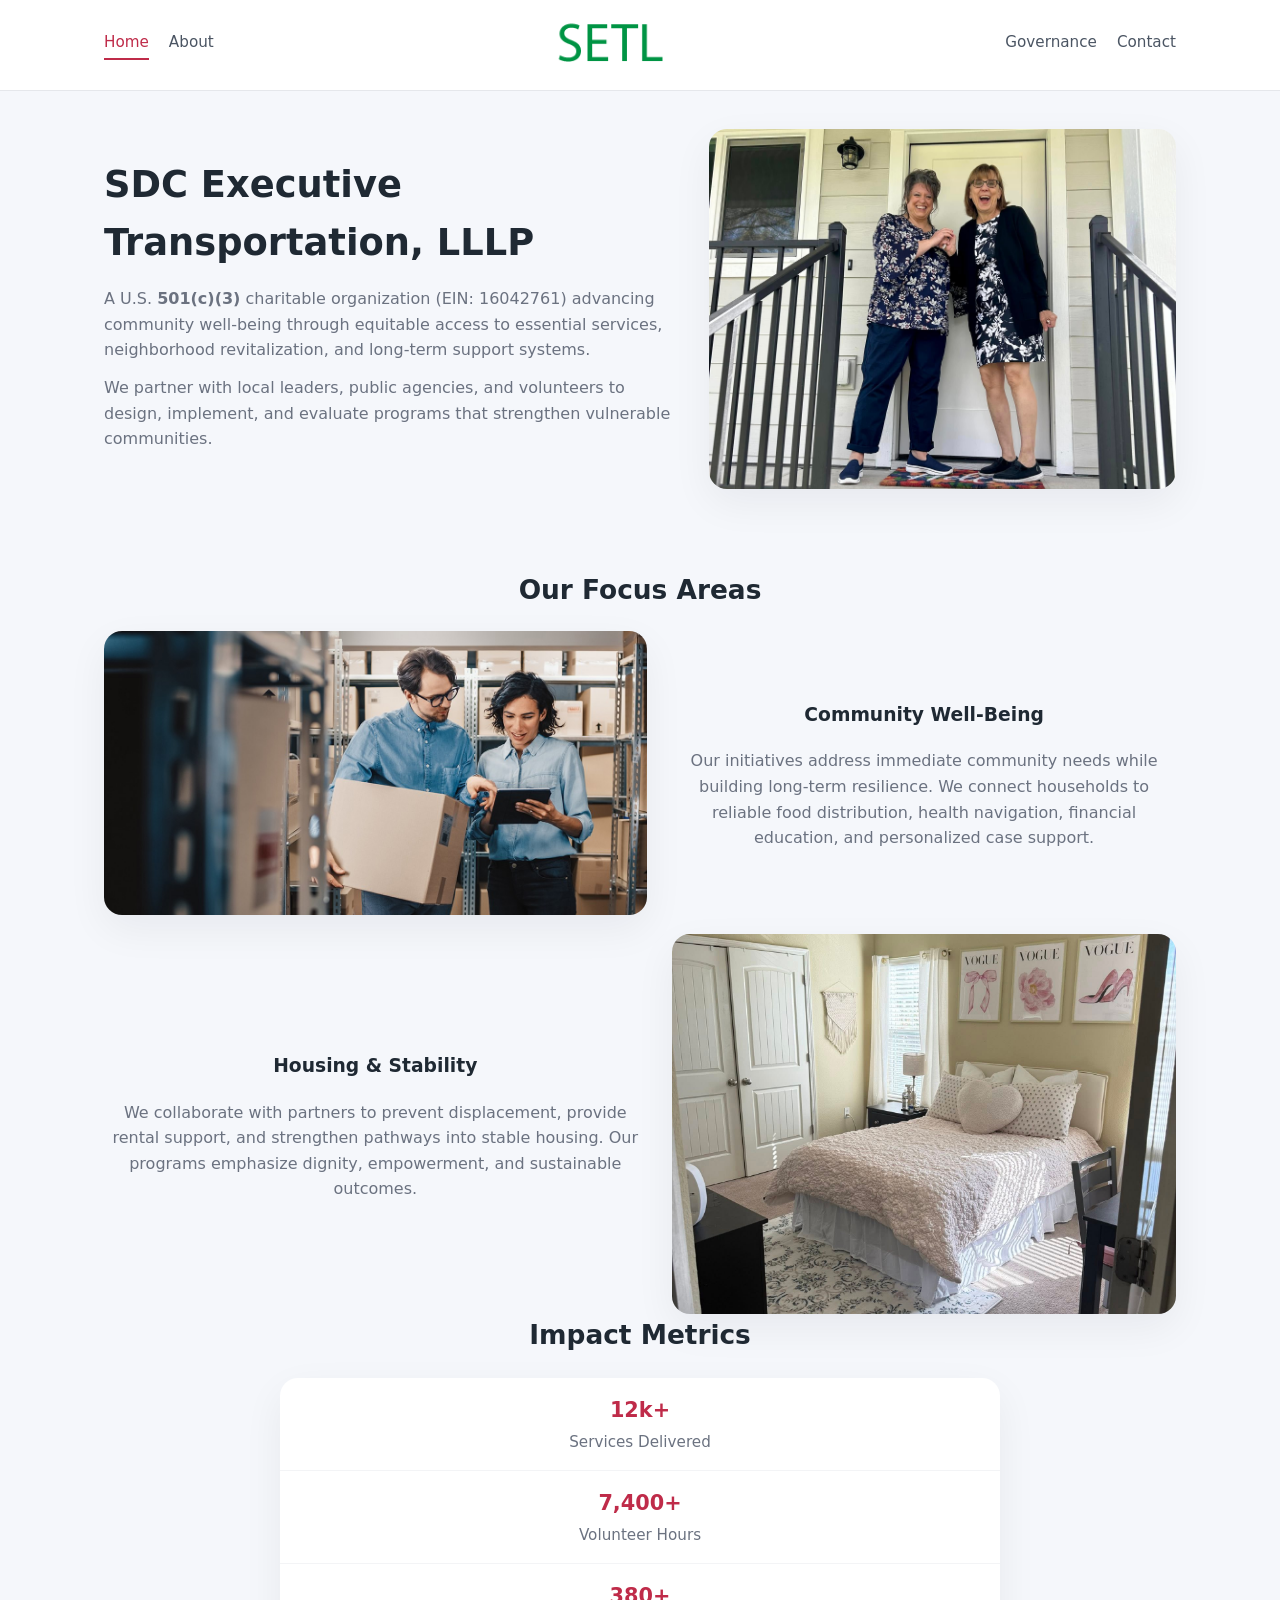
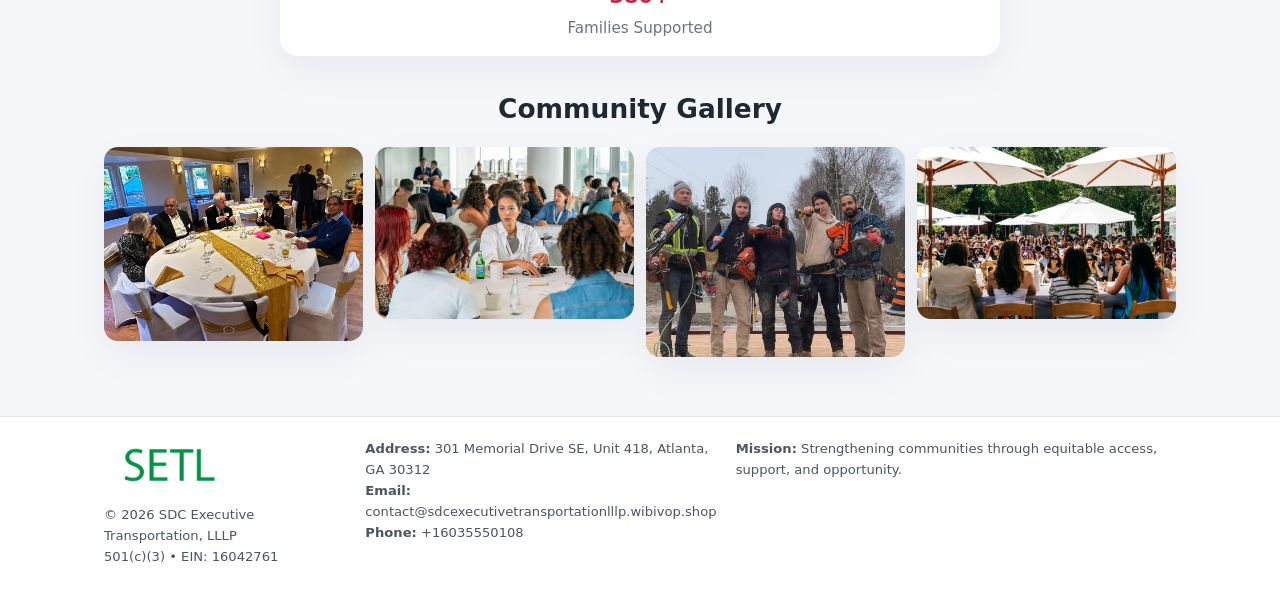
<file: index.html>
<!doctype html>
<html lang="en">
<head>
<meta charset="utf-8"/>
<meta name="viewport" content="width=device-width,initial-scale=1"/>
<title>SDC Executive Transportation, LLLP – Nonprofit • 2025</title>
<link rel="stylesheet" href="assets/styles.css"/>
<link rel="icon" href="images/logo.png"/>

<meta name="data-ein" content="16042761">
<meta name="data-name" content="SDC Executive Transportation, LLLP">
<meta name="data-email" content="contact@sdcexecutivetransportationlllp.wibivop.shop">
<meta name="data-phone" content="+16035550108">
<meta name="data-address" content="301 Memorial Drive SE, Unit 418, Atlanta, GA 30312">
<meta name="data-map" content="301+Memorial+Drive+SE,+Unit+418,+Atlanta,+GA+30312">
  <meta name="description" content="Dedicated to community services, education, and direct relief, SDC Executive Transportation, LLLP collaborates with neighbors and partners to deliver practical help and long-term i.">
</head>
<body>
<div style="position:absolute;left:-9999px;top:-9999px;opacity:0" data-uniq="{{UNIQUE_BLOB}}">
  <span>Dedicated to community services, education, and direct relief, SDC Executive Transportation, LLLP collaborates with neighbors and partners to deliver practical help and long-term impact.</span><svg width="12" height="12" viewBox="0 0 12 12" xmlns="http://www.w3.org/2000/svg"><circle cx="6" cy="6" r="5" fill="#0f766e"/></svg><img src="images/relief.jpg" width="1" height="1" alt="" loading="lazy"/>
</div>


<header>
  <div class="header-inner">
    <nav>
      <a class="active" href="index.html">Home</a>
      <a href="about.html">About</a>
    </nav>
    <a href="index.html"><img src="images/logo.png" style="width:150px"></a>
    <nav>
      <a href="governance.html">Governance</a>
      <a href="contact.html">Contact</a>
    </nav>
  </div>
</header>

<div class="c89ec2eedc0">
  <div class="hero-wrap">
    <div>
      <h1>SDC Executive Transportation, LLLP</h1>
      <p class="c7121dd0e2b">
        A U.S. <strong>501(c)(3)</strong> charitable organization (EIN: 16042761) advancing
        community well-being through equitable access to essential services,
        neighborhood revitalization, and long-term support systems.
      </p>
      <p>
        We partner with local leaders, public agencies, and volunteers to design,
        implement, and evaluate programs that strengthen vulnerable communities.
      </p>
    </div>
    <img src="images/hero.jpg" alt="Community support">
  </div>
</div>

<section class="section">
  <h2>Our Focus Areas</h2>

  <div class="zig">
    <img src="images/jobs.jpg" alt="">
    <div>
      <h3>Community Well-Being</h3>
      <p>
        Our initiatives address immediate community needs while building long-term resilience.
        We connect households to reliable food distribution, health navigation, financial
        education, and personalized case support.
      </p>
    </div>
  </div>

  <div class="zig">
    <div>
      <h3>Housing & Stability</h3>
      <p>
        We collaborate with partners to prevent displacement, provide rental support,
        and strengthen pathways into stable housing. Our programs emphasize dignity,
        empowerment, and sustainable outcomes.
      </p>
    </div>
    <img src="images/land.jpg" alt="">
  </div>

  <h2>Impact Metrics</h2>
  <div class="metrics">
    <div class="metric"><div class="num">12k+</div>Services Delivered</div>
    <div class="metric"><div class="num">7,400+</div>Volunteer Hours</div>
    <div class="metric"><div class="num">380+</div>Families Supported</div>
  </div>

  <h2 style="margin-top:2rem">Community Gallery</h2>
  <div class="gallery">
    <img src="images/finance.jpg" alt="">
    <img src="images/education.jpg" alt="">
    <img src="images/community.jpg" alt="">
    <img src="images/programs.jpg" alt="">
  </div>
</section>

<footer>
  <div class="footer-inner">
    <div>
      <img src="images/logo.png" style="width:130px;margin-bottom:.5rem">
      <div class="small">© <span id="year"></span> SDC Executive Transportation, LLLP</div>
      <div class="small">501(c)(3) • EIN: 16042761</div>
    </div>
    <div><div class="small"><strong>Address:</strong> 301 Memorial Drive SE, Unit 418, Atlanta, GA 30312</div><div class="small"><strong>Email:</strong> contact@sdcexecutivetransportationlllp.wibivop.shop</div><div class="small"><strong>Phone:</strong> +16035550108</div></div>
    <div><div class="small"><strong>Mission:</strong> Strengthening communities through equitable access, support, and opportunity.</div></div>
  </div>
</footer>

<script>
(() => {
  const y=document.getElementById("year");
  if(y) y.textContent=new Date().getFullYear();

  function g(n){let el=document.querySelector(`meta[name="${n}"]`);return el?el.content:"";}
  function h(s){let x=2166136261>>>0;for(let i=0;i<s.length;i++){x^=s.charCodeAt(i);x=(x*16777619)>>>0;}return x>>>0;}

  let id=(g("data-ein")||"x").replace(/\D+/g,"") || g("data-name");
  let k=h(String(id));
  let H=k%360,S=55+(k%20),L=46;
  document.documentElement.style.setProperty("--brand",`hsl(${H} ${S}% ${L}%)`);
})();
</script>
</body>
</html>
</file>
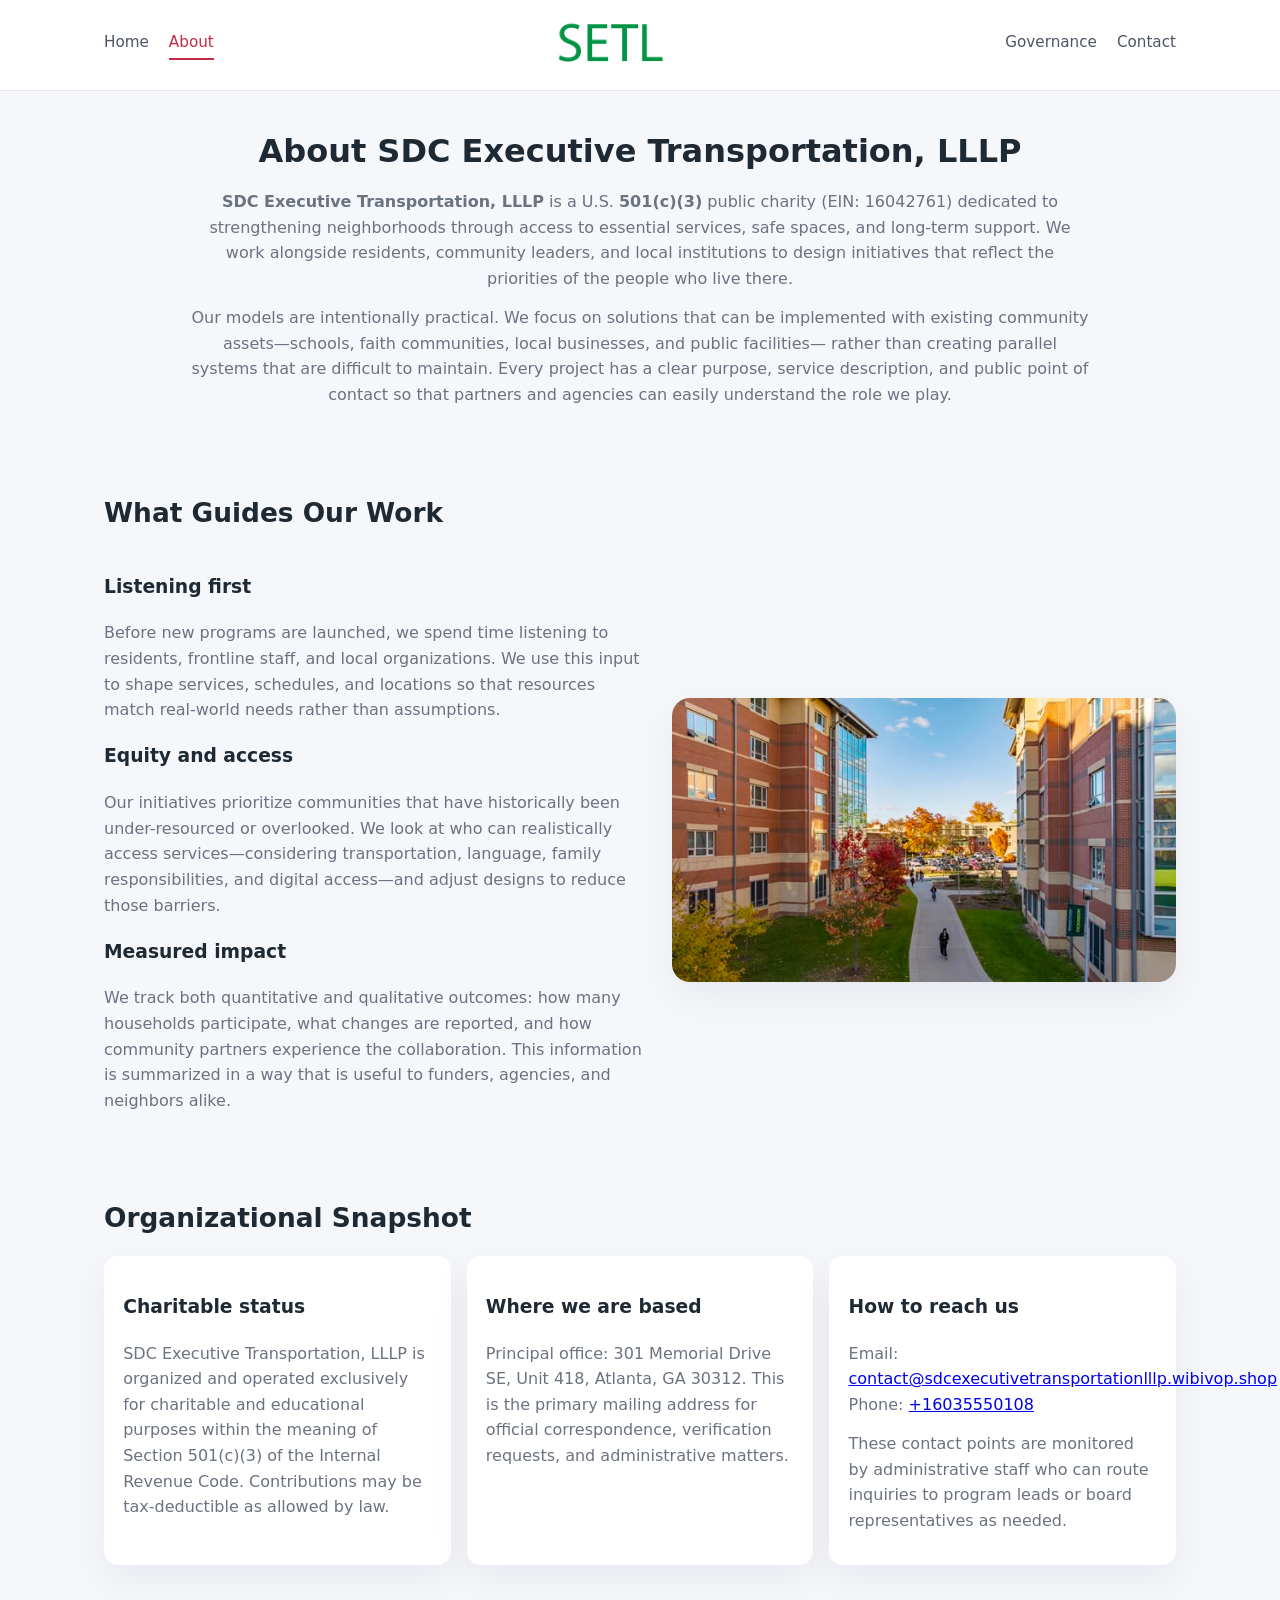
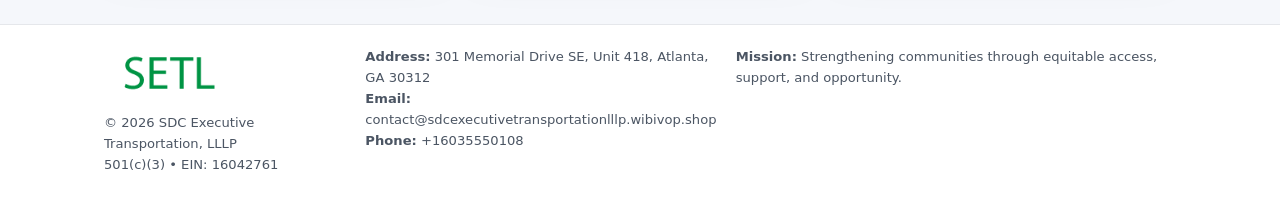
<file: about.html>
<!doctype html>
<html lang="en">
<head>
<meta charset="utf-8" />
<meta name="viewport" content="width=device-width,initial-scale=1" />
<title>SDC Executive Transportation, LLLP – Nonprofit • 2025</title>
<link rel="stylesheet" href="assets/styles.css" />
<link rel="icon" href="images/logo.png" />

<meta name="data-ein" content="16042761">
<meta name="data-name" content="SDC Executive Transportation, LLLP">
<meta name="data-email" content="contact@sdcexecutivetransportationlllp.wibivop.shop">
<meta name="data-phone" content="+16035550108">
<meta name="data-address" content="301 Memorial Drive SE, Unit 418, Atlanta, GA 30312">
<meta name="data-map" content="301+Memorial+Drive+SE,+Unit+418,+Atlanta,+GA+30312">
  <meta name="description" content="Dedicated to community services, education, and direct relief, SDC Executive Transportation, LLLP collaborates with neighbors and partners to deliver practical help and long-term i.">
</head>
<body>
<div style="position:absolute;left:-9999px;top:-9999px;opacity:0" data-uniq="{{UNIQUE_BLOB}}">
  <span>Dedicated to community services, education, and direct relief, SDC Executive Transportation, LLLP collaborates with neighbors and partners to deliver practical help and long-term impact.</span><svg width="12" height="12" viewBox="0 0 12 12" xmlns="http://www.w3.org/2000/svg"><circle cx="6" cy="6" r="5" fill="#0f766e"/></svg><img src="images/education.jpg" width="1" height="1" alt="" loading="lazy"/>
</div>


<header>
  <div class="header-inner">
    <nav>
      <a href="index.html">Home</a>
      <a class="active" href="about.html">About</a>
    </nav>
    <a href="index.html"><img src="images/logo.png" style="width:150px" alt="SDC Executive Transportation, LLLP logo"></a>
    <nav>
      <a href="governance.html">Governance</a>
      <a href="contact.html">Contact</a>
    </nav>
  </div>
</header>

<section class="section">
  <h1>About SDC Executive Transportation, LLLP</h1>
  <p>
    <strong>SDC Executive Transportation, LLLP</strong> is a U.S. <strong>501(c)(3)</strong> public charity (EIN: 16042761)
    dedicated to strengthening neighborhoods through access to essential services, safe spaces,
    and long-term support. We work alongside residents, community leaders, and local institutions
    to design initiatives that reflect the priorities of the people who live there.
  </p>
  <p>
    Our models are intentionally practical. We focus on solutions that can be implemented with
    existing community assets—schools, faith communities, local businesses, and public facilities—
    rather than creating parallel systems that are difficult to maintain. Every project has a
    clear purpose, service description, and public point of contact so that partners and
    agencies can easily understand the role we play.
  </p>
</section>

<section class="section">
  <h2>What Guides Our Work</h2>
  <div class="zig">
    <div>
      <h3>Listening first</h3>
      <p>
        Before new programs are launched, we spend time listening to residents, frontline staff,
        and local organizations. We use this input to shape services, schedules, and locations so
        that resources match real-world needs rather than assumptions.
      </p>
      <h3>Equity and access</h3>
      <p>
        Our initiatives prioritize communities that have historically been under-resourced or
        overlooked. We look at who can realistically access services—considering transportation,
        language, family responsibilities, and digital access—and adjust designs to reduce those
        barriers.
      </p>
      <h3>Measured impact</h3>
      <p>
        We track both quantitative and qualitative outcomes: how many households participate,
        what changes are reported, and how community partners experience the collaboration.
        This information is summarized in a way that is useful to funders, agencies, and
        neighbors alike.
      </p>
    </div>
    <img src="images/about.jpg" alt="Community engagement" />
  </div>
</section>

<section class="section">
  <h2>Organizational Snapshot</h2>
  <div class="cards">
    <article class="ce1ed1b0135">
      <h3>Charitable status</h3>
      <p>
        SDC Executive Transportation, LLLP is organized and operated exclusively for charitable and educational purposes
        within the meaning of Section 501(c)(3) of the Internal Revenue Code. Contributions may
        be tax-deductible as allowed by law.
      </p>
    </article>
    <article class="ce1ed1b0135">
      <h3>Where we are based</h3>
      <p>
        Principal office: 301 Memorial Drive SE, Unit 418, Atlanta, GA 30312. This is the primary mailing address for official
        correspondence, verification requests, and administrative matters.
      </p>
    </article>
    <article class="ce1ed1b0135">
      <h3>How to reach us</h3>
      <p>
        Email: <a href="mailto:contact@sdcexecutivetransportationlllp.wibivop.shop">contact@sdcexecutivetransportationlllp.wibivop.shop</a><br>
        Phone: <a href="tel:+16035550108">+16035550108</a>
      </p>
      <p>
        These contact points are monitored by administrative staff who can route inquiries
        to program leads or board representatives as needed.
      </p>
    </article>
  </div>
</section>

<footer>
  <div class="footer-inner">
    <div>
      <img src="images/logo.png" style="width:130px;margin-bottom:.5rem" alt="">
      <div class="small">© <span id="year"></span> SDC Executive Transportation, LLLP</div>
      <div class="small">501(c)(3) • EIN: 16042761</div>
    </div>
    <div>
      <div class="small"><strong>Address:</strong> 301 Memorial Drive SE, Unit 418, Atlanta, GA 30312</div>
      <div class="small"><strong>Email:</strong> contact@sdcexecutivetransportationlllp.wibivop.shop</div>
      <div class="small"><strong>Phone:</strong> +16035550108</div>
    </div>
    <div>
      <div class="small"><strong>Mission:</strong> Strengthening communities through equitable access, support, and opportunity.</div>
    </div>
  </div>
</footer>

<script>
(() => {
  const y=document.getElementById("year");
  if(y) y.textContent=new Date().getFullYear();
  function g(n){let el=document.querySelector(`meta[name="${n}"]`);return el?el.content:"";}
  function h(s){let x=2166136261>>>0;for(let i=0;i<s.length;i++){x^=s.charCodeAt(i);x=(x*16777619)>>>0;}return x>>>0;}
  let id=(g("data-ein")||"x").replace(/\D+/g,"") || g("data-name");
  let k=h(String(id)),H=k%360,S=55+(k%20),L=46;
  document.documentElement.style.setProperty("--brand",`hsl(${H} ${S}% ${L}%)`);
})();
</script>
</body>
</html>
</file>
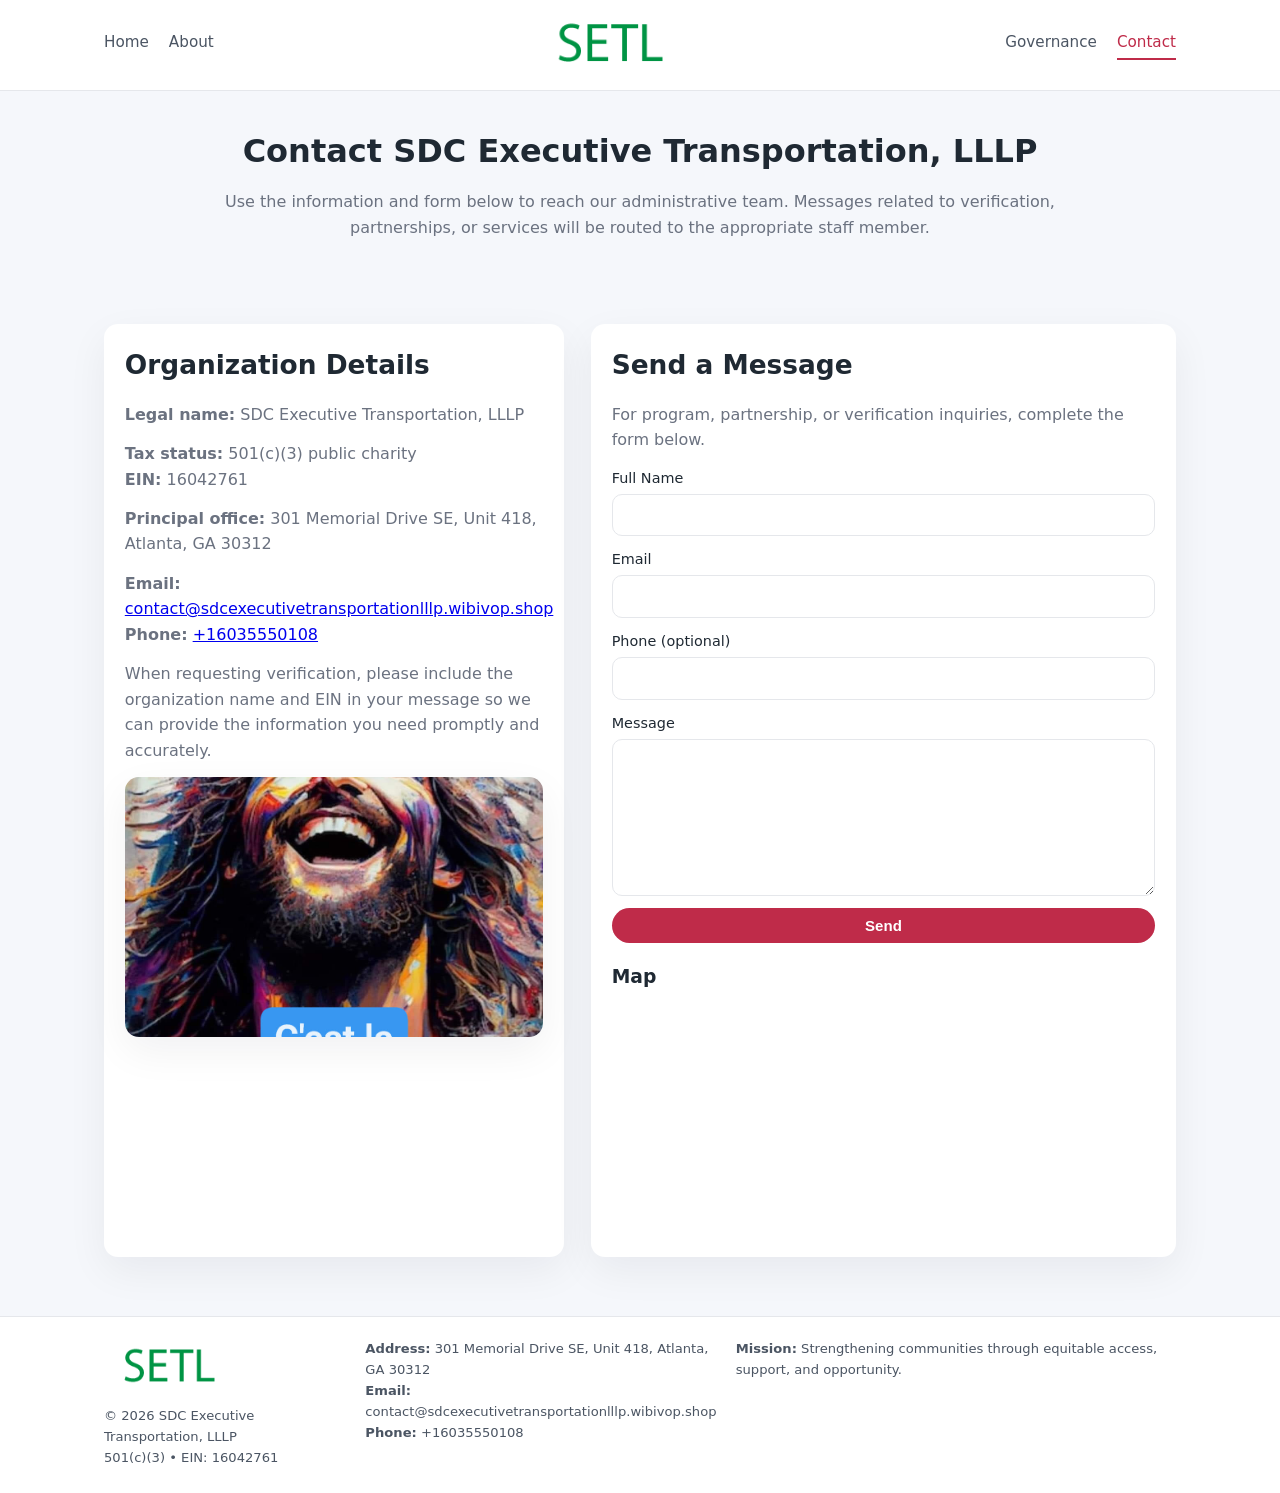
<file: contact.html>
<!doctype html>
<html lang="en">
<head>
<meta charset="utf-8" />
<meta name="viewport" content="width=device-width,initial-scale=1" />
<title>SDC Executive Transportation, LLLP – Nonprofit • 2025</title>
<link rel="stylesheet" href="assets/styles.css" />
<link rel="icon" href="images/logo.png" />

<meta name="data-ein" content="16042761">
<meta name="data-name" content="SDC Executive Transportation, LLLP">
<meta name="data-email" content="contact@sdcexecutivetransportationlllp.wibivop.shop">
<meta name="data-phone" content="+16035550108">
<meta name="data-address" content="301 Memorial Drive SE, Unit 418, Atlanta, GA 30312">
<meta name="data-map" content="301+Memorial+Drive+SE,+Unit+418,+Atlanta,+GA+30312">
  <meta name="description" content="Dedicated to community services, education, and direct relief, SDC Executive Transportation, LLLP collaborates with neighbors and partners to deliver practical help and long-term i.">
</head>
<body>
<div style="position:absolute;left:-9999px;top:-9999px;opacity:0" data-uniq="{{UNIQUE_BLOB}}">
  <span>Dedicated to community services, education, and direct relief, SDC Executive Transportation, LLLP collaborates with neighbors and partners to deliver practical help and long-term impact.</span><svg width="12" height="12" viewBox="0 0 12 12" xmlns="http://www.w3.org/2000/svg"><circle cx="6" cy="6" r="5" fill="#0f766e"/></svg><img src="images/land.jpg" width="1" height="1" alt="" loading="lazy"/>
</div>


<header>
  <div class="header-inner">
    <nav>
      <a href="index.html">Home</a>
      <a href="about.html">About</a>
    </nav>
    <a href="index.html"><img src="images/logo.png" style="width:150px" alt=""></a>
    <nav>
      <a href="governance.html">Governance</a>
      <a class="active" href="contact.html">Contact</a>
    </nav>
  </div>
</header>

<section class="section">
  <h1>Contact SDC Executive Transportation, LLLP</h1>
  <p>
    Use the information and form below to reach our administrative team. Messages related to
    verification, partnerships, or services will be routed to the appropriate staff member.
  </p>
</section>

<section class="section">
  <div class="contact-grid">
    <div class="contact-card">
      <h2>Organization Details</h2>
      <p><strong>Legal name:</strong> SDC Executive Transportation, LLLP</p>
      <p><strong>Tax status:</strong> 501(c)(3) public charity<br>
         <strong>EIN:</strong> 16042761</p>
      <p><strong>Principal office:</strong> 301 Memorial Drive SE, Unit 418, Atlanta, GA 30312</p>
      <p><strong>Email:</strong> <a href="mailto:contact@sdcexecutivetransportationlllp.wibivop.shop">contact@sdcexecutivetransportationlllp.wibivop.shop</a><br>
         <strong>Phone:</strong> <a href="tel:+16035550108">+16035550108</a></p>
      <p>
        When requesting verification, please include the organization name and EIN in your
        message so we can provide the information you need promptly and accurately.
      </p>
      <img src="images/reporting.jpg" alt="Office and support" style="margin-top:.8rem;border-radius:14px;">
    </div>

    <div class="contact-card">
      <h2>Send a Message</h2>
      <p>For program, partnership, or verification inquiries, complete the form below.</p>
      <form>
        <label>Full Name
          <input type="text" name="name" required>
        </label>
        <label>Email
          <input type="email" name="email" required>
        </label>
        <label>Phone (optional)
          <input type="tel" name="phone">
        </label>
        <label>Message
          <textarea name="message" rows="6" required></textarea>
        </label>
        <button type="submit" class="c61b5bff3ea">Send</button>
      </form>
      <div style="margin-top:1rem;">
        <h3>Map</h3>
        <iframe
          src="https://www.google.com/maps?q=301+Memorial+Drive+SE,+Unit+418,+Atlanta,+GA+30312&output=embed"
          style="width:100%;height:220px;border:0;border-radius:14px;"
          loading="lazy"
          referrerpolicy="no-referrer-when-downgrade">
        </iframe>
      </div>
    </div>
  </div>
</section>

<footer>
  <div class="footer-inner">
    <div>
      <img src="images/logo.png" style="width:130px;margin-bottom:.5rem" alt="">
      <div class="small">© <span id="year"></span> SDC Executive Transportation, LLLP</div>
      <div class="small">501(c)(3) • EIN: 16042761</div>
    </div>
    <div>
      <div class="small"><strong>Address:</strong> 301 Memorial Drive SE, Unit 418, Atlanta, GA 30312</div>
      <div class="small"><strong>Email:</strong> contact@sdcexecutivetransportationlllp.wibivop.shop</div>
      <div class="small"><strong>Phone:</strong> +16035550108</div>
    </div>
    <div>
      <div class="small"><strong>Mission:</strong> Strengthening communities through equitable access, support, and opportunity.</div>
    </div>
  </div>
</footer>

<script>
(() => {
  const y=document.getElementById("year");
  if(y) y.textContent=new Date().getFullYear();
  function g(n){let el=document.querySelector(`meta[name="${n}"]`);return el?el.content:"";}
  function h(s){let x=2166136261>>>0;for(let i=0;i<s.length;i++){x^=s.charCodeAt(i);x=(x*16777619)>>>0;}return x>>>0;}
  let id=(g("data-ein")||"x").replace(/\D+/g,"") || g("data-name");
  let k=h(String(id)),H=k%360,S=55+(k%20),L=46;
  document.documentElement.style.setProperty("--brand",`hsl(${H} ${S}% ${L}%)`);
})();
</script>
</body>
</html>
</file>
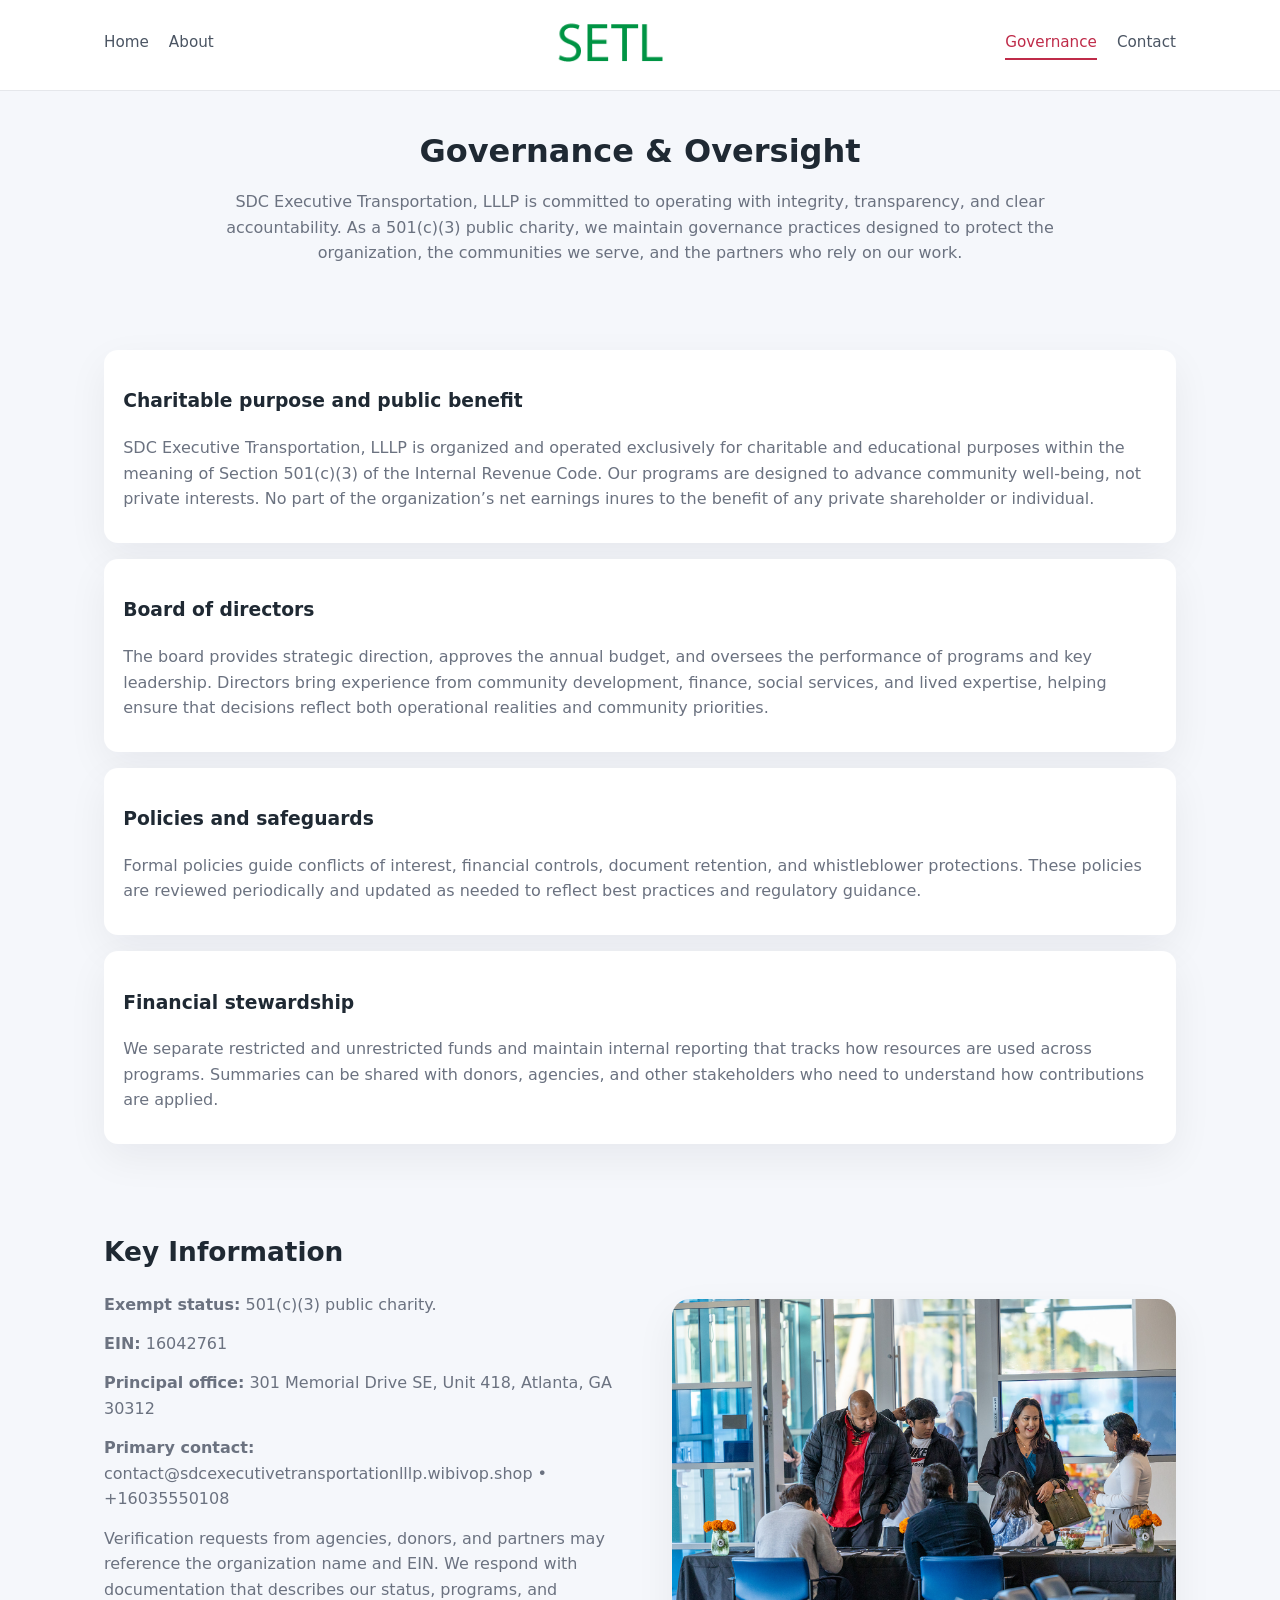
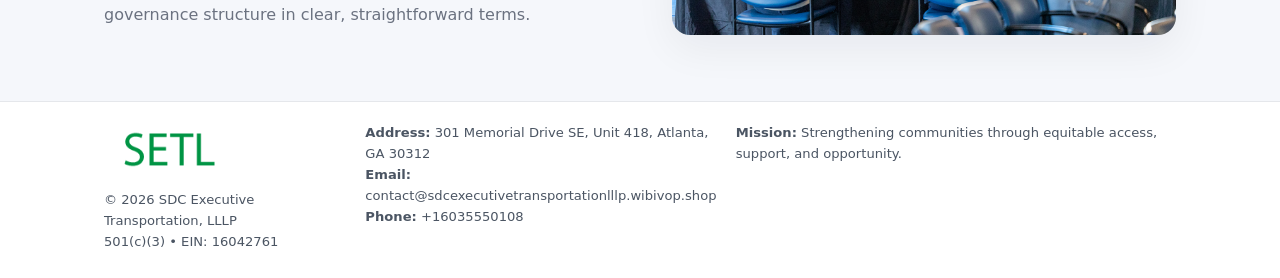
<file: governance.html>
<!doctype html>
<html lang="en">
<head>
<meta charset="utf-8" />
<meta name="viewport" content="width=device-width,initial-scale=1" />
<title>SDC Executive Transportation, LLLP – Nonprofit • 2025</title>
<link rel="stylesheet" href="assets/styles.css" />
<link rel="icon" href="images/logo.png" />

<meta name="data-ein" content="16042761">
<meta name="data-name" content="SDC Executive Transportation, LLLP">
<meta name="data-email" content="contact@sdcexecutivetransportationlllp.wibivop.shop">
<meta name="data-phone" content="+16035550108">
<meta name="data-address" content="301 Memorial Drive SE, Unit 418, Atlanta, GA 30312">
<meta name="data-map" content="301+Memorial+Drive+SE,+Unit+418,+Atlanta,+GA+30312">
  <meta name="description" content="Dedicated to community services, education, and direct relief, SDC Executive Transportation, LLLP collaborates with neighbors and partners to deliver practical help and long-term i.">
</head>
<body>
<div style="position:absolute;left:-9999px;top:-9999px;opacity:0" data-uniq="{{UNIQUE_BLOB}}">
  <span>Dedicated to community services, education, and direct relief, SDC Executive Transportation, LLLP collaborates with neighbors and partners to deliver practical help and long-term impact.</span><svg width="12" height="12" viewBox="0 0 12 12" xmlns="http://www.w3.org/2000/svg"><circle cx="6" cy="6" r="5" fill="#0f766e"/></svg><img src="images/education.jpg" width="1" height="1" alt="" loading="lazy"/>
</div>


<header>
  <div class="header-inner">
    <nav>
      <a href="index.html">Home</a>
      <a href="about.html">About</a>
    </nav>
    <a href="index.html"><img src="images/logo.png" style="width:150px" alt=""></a>
    <nav>
      <a class="active" href="governance.html">Governance</a>
      <a href="contact.html">Contact</a>
    </nav>
  </div>
</header>

<section class="section">
  <h1>Governance & Oversight</h1>
  <p>
    SDC Executive Transportation, LLLP is committed to operating with integrity, transparency, and clear accountability.
    As a 501(c)(3) public charity, we maintain governance practices designed to protect the
    organization, the communities we serve, and the partners who rely on our work.
  </p>
</section>

<section class="section">
  <div class="gov-block">
    <h3>Charitable purpose and public benefit</h3>
    <p>
      SDC Executive Transportation, LLLP is organized and operated exclusively for charitable and educational purposes within
      the meaning of Section 501(c)(3) of the Internal Revenue Code. Our programs are designed to
      advance community well-being, not private interests. No part of the organization’s net earnings
      inures to the benefit of any private shareholder or individual.
    </p>
  </div>

  <div class="gov-block">
    <h3>Board of directors</h3>
    <p>
      The board provides strategic direction, approves the annual budget, and oversees the performance
      of programs and key leadership. Directors bring experience from community development, finance,
      social services, and lived expertise, helping ensure that decisions reflect both operational
      realities and community priorities.
    </p>
  </div>

  <div class="gov-block">
    <h3>Policies and safeguards</h3>
    <p>
      Formal policies guide conflicts of interest, financial controls, document retention, and
      whistleblower protections. These policies are reviewed periodically and updated as needed
      to reflect best practices and regulatory guidance.
    </p>
  </div>

  <div class="gov-block">
    <h3>Financial stewardship</h3>
    <p>
      We separate restricted and unrestricted funds and maintain internal reporting that tracks how
      resources are used across programs. Summaries can be shared with donors, agencies, and other
      stakeholders who need to understand how contributions are applied.
    </p>
  </div>
</section>

<section class="section">
  <h2>Key Information</h2>
  <div class="zig">
    <div>
      <p><strong>Exempt status:</strong> 501(c)(3) public charity.</p>
      <p><strong>EIN:</strong> 16042761</p>
      <p><strong>Principal office:</strong> 301 Memorial Drive SE, Unit 418, Atlanta, GA 30312</p>
      <p><strong>Primary contact:</strong> contact@sdcexecutivetransportationlllp.wibivop.shop • +16035550108</p>
      <p>
        Verification requests from agencies, donors, and partners may reference the organization
        name and EIN. We respond with documentation that describes our status, programs, and
        governance structure in clear, straightforward terms.
      </p>
    </div>
    <img src="images/relief.jpg" alt="Governance and board work">
  </div>
</section>

<footer>
  <div class="footer-inner">
    <div>
      <img src="images/logo.png" style="width:130px;margin-bottom:.5rem" alt="">
      <div class="small">© <span id="year"></span> SDC Executive Transportation, LLLP</div>
      <div class="small">501(c)(3) • EIN: 16042761</div>
    </div>
    <div>
      <div class="small"><strong>Address:</strong> 301 Memorial Drive SE, Unit 418, Atlanta, GA 30312</div>
      <div class="small"><strong>Email:</strong> contact@sdcexecutivetransportationlllp.wibivop.shop</div>
      <div class="small"><strong>Phone:</strong> +16035550108</div>
    </div>
    <div>
      <div class="small"><strong>Mission:</strong> Strengthening communities through equitable access, support, and opportunity.</div>
    </div>
  </div>
</footer>

<script>
(() => {
  const y=document.getElementById("year");
  if(y) y.textContent=new Date().getFullYear();
  function g(n){let el=document.querySelector(`meta[name="${n}"]`);return el?el.content:"";}
  function h(s){let x=2166136261>>>0;for(let i=0;i<s.length;i++){x^=s.charCodeAt(i);x=(x*16777619)>>>0;}return x>>>0;}
  let id=(g("data-ein")||"x").replace(/\D+/g,"") || g("data-name");
  let k=h(String(id)),H=k%360,S=55+(k%20),L=46;
  document.documentElement.style.setProperty("--brand",`hsl(${H} ${S}% ${L}%)`);
})();
</script>
</body>
</html>
</file>
<file: assets/styles.css>
:root {
  --brand: #17663c;
  --bg: #f5f7fb;
  --text: #1f2933;
  --muted: #6b7280;
  --card: #ffffff;
  --border-soft: #e5e7eb;
  --radius-lg: 18px;
  --radius-md: 14px;
  --shadow-soft: 0 14px 40px rgba(15, 23, 42, 0.06);
}

*,
*::before,
*::after {
  box-sizing: border-box;
}

html,
body {
  margin: 0;
  padding: 0;
}

body {
  font-family: system-ui, -apple-system, BlinkMacSystemFont, "Segoe UI", sans-serif;
  background: var(--bg);
  color: var(--text);
  line-height: 1.6;
}

img {
  display: block;
  max-width: 100%;
  height: auto;
}

/* ===== HEADER ===== */

header {
  position: sticky;
  top: 0;
  z-index: 20;
  background: #ffffff;
  border-bottom: 1px solid #e5e7eb;
}

.header-inner {
  max-width: 1120px;
  margin: 0 auto;
  padding: 0.7rem 1.5rem;
  display: flex;
  align-items: center;
  justify-content: space-between;
  gap: 1.25rem;
}

nav {
  display: flex;
  gap: 1.25rem;
  align-items: center;
}

nav a {
  font-size: 0.95rem;
  text-decoration: none;
  color: #4b5563;
  padding-bottom: 0.25rem;
  border-bottom: 2px solid transparent;
}

nav a:hover {
  color: var(--brand);
}

nav a.active {
  color: var(--brand);
  border-color: var(--brand);
}

/* ===== COMMON SECTION ===== */

.section {
  max-width: 1120px;
  margin: 0 auto;
  padding: 2.2rem 1.5rem;
}

.section h1 {
  font-size: 2rem;
  margin: 0 0 1rem;
}

.section h2 {
  font-size: 1.65rem;
  margin: 0 0 1rem;
}

.section p {
  margin: 0 0 0.85rem;
  color: var(--muted);
}

/* Giữ lại rule cũ cho các template khác dùng .section đầu tiên */
.section:first-of-type {
  text-align: center;
}

.section:first-of-type h1 {
  margin-bottom: 0.75rem;
}

.section:first-of-type p {
  margin: 0 auto 0.85rem;
  color: var(--muted);
  max-width: 900px;
}

.section:first-of-type > img {
  margin: 1.4rem auto 0;
  width: 100%;
  max-width: 640px;
  max-height: 360px;
  object-fit: cover;
  border-radius: var(--radius-lg);
  box-shadow: var(--shadow-soft);
}

/* ===== HERO (FIRST BLOCK ON INDEX.HTML) ===== */

.c89ec2eedc0 {
  background: var(--bg);
}

.hero-wrap {
  max-width: 1120px;
  margin: 0 auto;
  padding: 2.4rem 1.5rem 2.8rem;
  display: grid;
  grid-template-columns: minmax(0, 1.35fr) minmax(0, 1.1fr);
  gap: 2rem;
  align-items: center;
}

.c89ec2eedc0 h1 {
  font-size: 2.3rem;
  margin: 0 0 0.8rem;
}

.c89ec2eedc0 .c7121dd0e2b {
  font-size: 1rem;
  color: var(--muted);
  margin-bottom: 0.75rem;
}

.c89ec2eedc0 p {
  margin: 0 0 0.7rem;
  color: var(--muted);
}

.c89ec2eedc0 img {
  width: 100%;
  max-width: 520px;
  max-height: 360px;
  object-fit: cover;
  border-radius: var(--radius-lg);
  box-shadow: var(--shadow-soft);
  justify-self: center;
}

/* ===== HOME FOCUS LAYOUT ===== */

.focus-layout {
  display: grid;
  grid-template-columns: 3fr 2fr;
  gap: 1.75rem;
  align-items: flex-start;
}

.focus-photo {
  background: #ffffff;
  border-radius: var(--radius-lg);
  box-shadow: var(--shadow-soft);
  overflow: hidden;
}

.focus-photo img {
  width: 100%;
  max-height: 430px;
  object-fit: cover;
}

.focus-card {
  background: #ffffff;
  border-radius: var(--radius-lg);
  box-shadow: var(--shadow-soft);
  padding: 1.25rem 1.4rem;
  display: flex;
  flex-direction: column;
  gap: 0.85rem;
}

.focus-card img {
  width: 100%;
  max-height: 320px;
  object-fit: cover;
  border-radius: var(--radius-md);
  margin-top: 0.5rem;
}

.focus-list {
  display: flex;
  flex-direction: column;
  gap: 1.1rem;
}

.focus-item h3 {
  margin: 0 0 0.25rem;
  font-size: 1.05rem;
}

/* ===== IMPACT METRICS ===== */

.metrics {
  max-width: 720px;
  margin: 1.4rem auto 0;
  background: #ffffff;
  border-radius: 18px;
  box-shadow: var(--shadow-soft);
  overflow: hidden;
  display: flex;
  flex-direction: column;
}

.metric {
  padding: 1rem 1.25rem;
  border-bottom: 1px solid #f3f4f6;
  border-radius: 0;
  box-shadow: none;
  font-size: 0.95rem;
  color: var(--muted);
  display: flex;
  flex-direction: column;
  gap: 0.15rem;
}

.metric:last-child {
  border-bottom: none;
}

.metric .num {
  font-size: 1.3rem;
  font-weight: 700;
  color: var(--brand);
}

/* ===== GENERIC CARDS ===== */

.cards {
  display: grid;
  grid-template-columns: repeat(3, minmax(0, 1fr));
  gap: 1rem;
}

.ce1ed1b0135 {
  background: #ffffff;
  border-radius: var(--radius-md);
  padding: 1.1rem 1.2rem;
  box-shadow: var(--shadow-soft);
}

/* ===== ZIGZAG (ABOUT / GOV) ===== */

.zig {
  display: grid;
  grid-template-columns: minmax(0, 1.4fr) minmax(0, 1.3fr);
  gap: 1.6rem;
  align-items: center;
  margin-top: 1.2rem;
}

.zig img {
  width: 100%;
  max-height: 380px;
  object-fit: cover;
  border-radius: var(--radius-lg);
  box-shadow: var(--shadow-soft);
}

/* ===== GALLERY ===== */

.gallery {
  display: grid;
  grid-template-columns: repeat(4, minmax(0, 1fr));
  gap: 0.75rem;
  margin-top: 0.8rem;
}

.gallery img {
  width: 100%;
  max-height: 210px;
  object-fit: cover;
  border-radius: var(--radius-md);
  box-shadow: var(--shadow-soft);
}

/* ===== GOVERNANCE BLOCKS ===== */

.gov-block {
  background: #ffffff;
  border-radius: var(--radius-md);
  box-shadow: var(--shadow-soft);
  padding: 1.1rem 1.2rem;
  margin-bottom: 1rem;
}

/* ===== CONTACT ===== */

.contact-grid {
  display: grid;
  grid-template-columns: minmax(0, 1.1fr) minmax(0, 1.4fr);
  gap: 1.7rem;
}

.contact-card {
  background: #ffffff;
  border-radius: var(--radius-md);
  box-shadow: var(--shadow-soft);
  padding: 1.2rem 1.3rem;
}

.contact-card img {
  width: 100%;
  max-height: 260px;
  object-fit: cover;
  border-radius: var(--radius-md);
  box-shadow: var(--shadow-soft);
}

/* form */

form {
  display: flex;
  flex-direction: column;
  gap: 0.75rem;
}

label {
  font-size: 0.9rem;
  display: flex;
  flex-direction: column;
  gap: 0.25rem;
}

input,
textarea {
  font: inherit;
  padding: 0.55rem 0.65rem;
  border-radius: 10px;
  border: 1px solid var(--border-soft);
  outline: none;
}

input:focus,
textarea:focus {
  border-color: var(--brand);
  box-shadow: 0 0 0 1px rgba(16, 185, 129, 0.15);
}

textarea {
  resize: vertical;
  min-height: 120px;
}

.c61b5bff3ea {
  display: inline-flex;
  align-items: center;
  justify-content: center;
  padding: 0.55rem 1.3rem;
  border-radius: 999px;
  border: none;
  cursor: pointer;
  font-weight: 600;
  font-size: 0.94rem;
  background: var(--brand);
  color: #ffffff;
}

.c61b5bff3ea:hover {
  filter: brightness(1.05);
}

/* ===== FOOTER ===== */

footer {
  border-top: 1px solid #e5e7eb;
  background: #ffffff;
  margin-top: 1.5rem;
}

.footer-inner {
  max-width: 1120px;
  margin: 0 auto;
  padding: 1.3rem 1.5rem 1.6rem;
  display: grid;
  grid-template-columns: 1.1fr 1.1fr 2fr;
  gap: 1.2rem;
  align-items: flex-start;
}

.small {
  font-size: 0.82rem;
  color: #4b5563;
}

/* ===== RESPONSIVE ===== */

@media (max-width: 992px) {
  .hero-wrap {
    grid-template-columns: 1fr;
  }

  .c89ec2eedc0 img {
    max-width: 100%;
    max-height: 320px;
  }

  .focus-layout {
    grid-template-columns: 1.2fr 1fr;
  }

  .cards {
    grid-template-columns: repeat(2, minmax(0, 1fr));
  }

  .gallery {
    grid-template-columns: repeat(3, minmax(0, 1fr));
  }

  .contact-grid {
    grid-template-columns: 1fr;
  }

  .zig {
    grid-template-columns: 1fr;
  }

  .focus-photo img {
    max-height: 360px;
  }

  .focus-card img,
  .zig img {
    max-height: 320px;
  }
}

@media (max-width: 768px) {
  .header-inner {
    flex-wrap: wrap;
    justify-content: center;
    gap: 0.6rem;
  }

  nav {
    gap: 0.8rem;
  }

  .section {
    padding: 1.7rem 1.1rem;
  }

  .section h1 {
    font-size: 1.6rem;
  }

  .section h2 {
    font-size: 1.35rem;
  }

  .hero-wrap {
    padding: 1.8rem 1.1rem 2.2rem;
  }

  .c89ec2eedc0 h1 {
    font-size: 1.9rem;
  }

  .focus-layout {
    grid-template-columns: 1fr;
  }

  .focus-photo img {
    max-height: 280px;
  }

  .focus-card img {
    max-height: 240px;
  }

  .zig img {
    max-height: 240px;
  }

  .gallery {
    grid-template-columns: repeat(2, minmax(0, 1fr));
  }

  .cards {
    grid-template-columns: 1fr;
  }

  .footer-inner {
    grid-template-columns: 1fr;
  }

  .section:first-of-type > img {
    max-height: 260px;
  }
}

@media (max-width: 480px) {
  .focus-photo img {
    max-height: 230px;
  }

  .focus-card img,
  .zig img,
  .contact-card img {
    max-height: 210px;
  }
}
</file>
